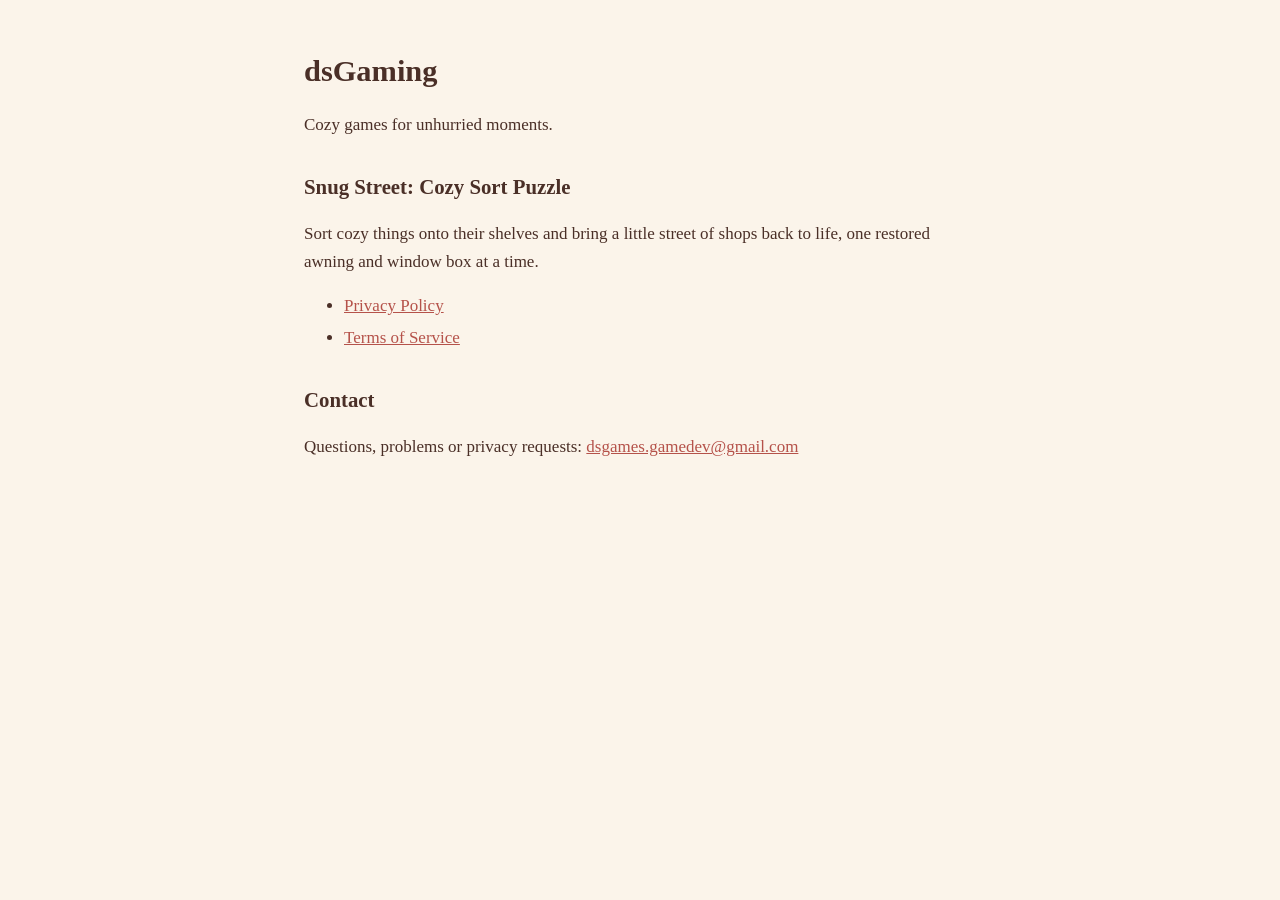
<file: index.html>
<!doctype html>
<html lang="en">
<head>
<meta charset="utf-8">
<meta name="viewport" content="width=device-width, initial-scale=1">
<title>dsGaming</title>
<link rel="stylesheet" href="style.css">
</head>
<body>
<main>
<h1>dsGaming</h1>
<p>Cozy games for unhurried moments.</p>

<h2>Snug Street: Cozy Sort Puzzle</h2>
<p>Sort cozy things onto their shelves and bring a little street of shops back to life, one restored awning and
window box at a time.</p>
<ul>
<li><a href="privacy.html">Privacy Policy</a></li>
<li><a href="terms.html">Terms of Service</a></li>
</ul>

<h2>Contact</h2>
<p>Questions, problems or privacy requests: <a href="mailto:dsgames.gamedev@gmail.com">dsgames.gamedev@gmail.com</a></p>
</main>
</body>
</html>
</file>
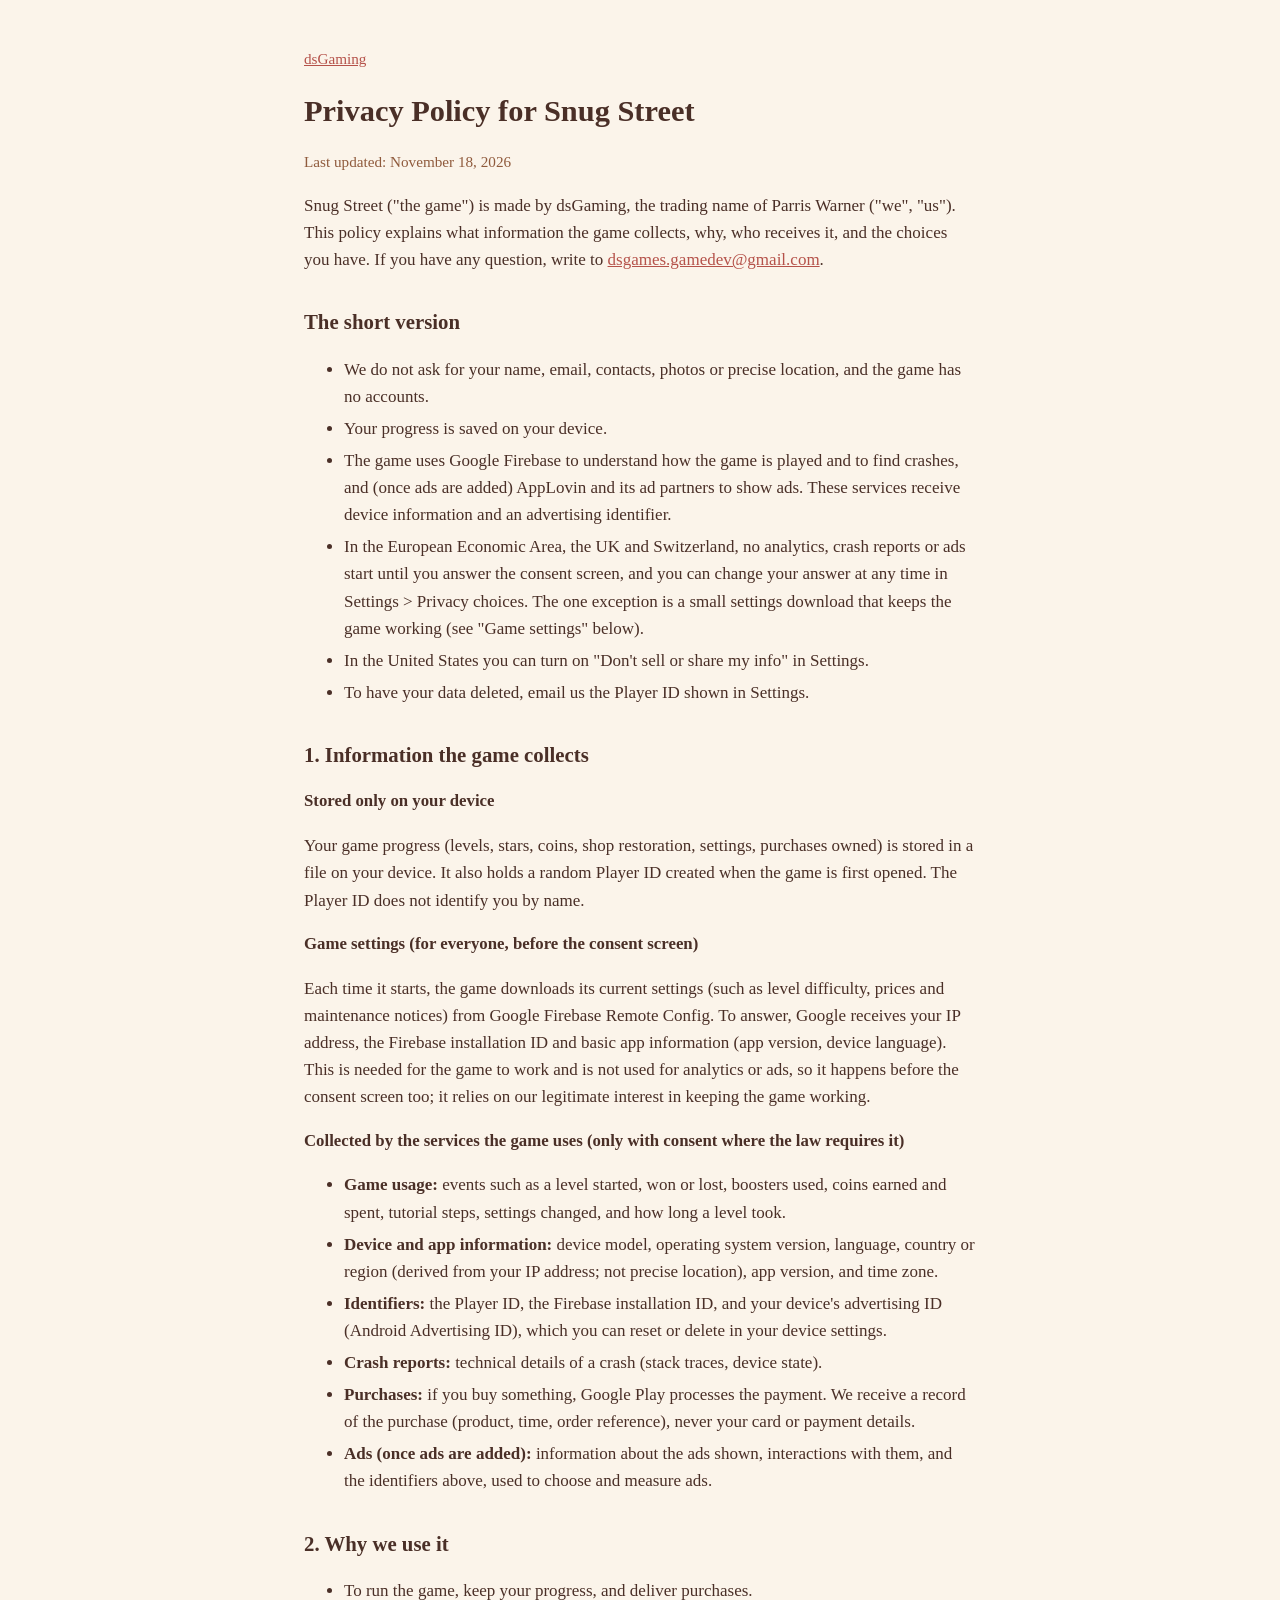
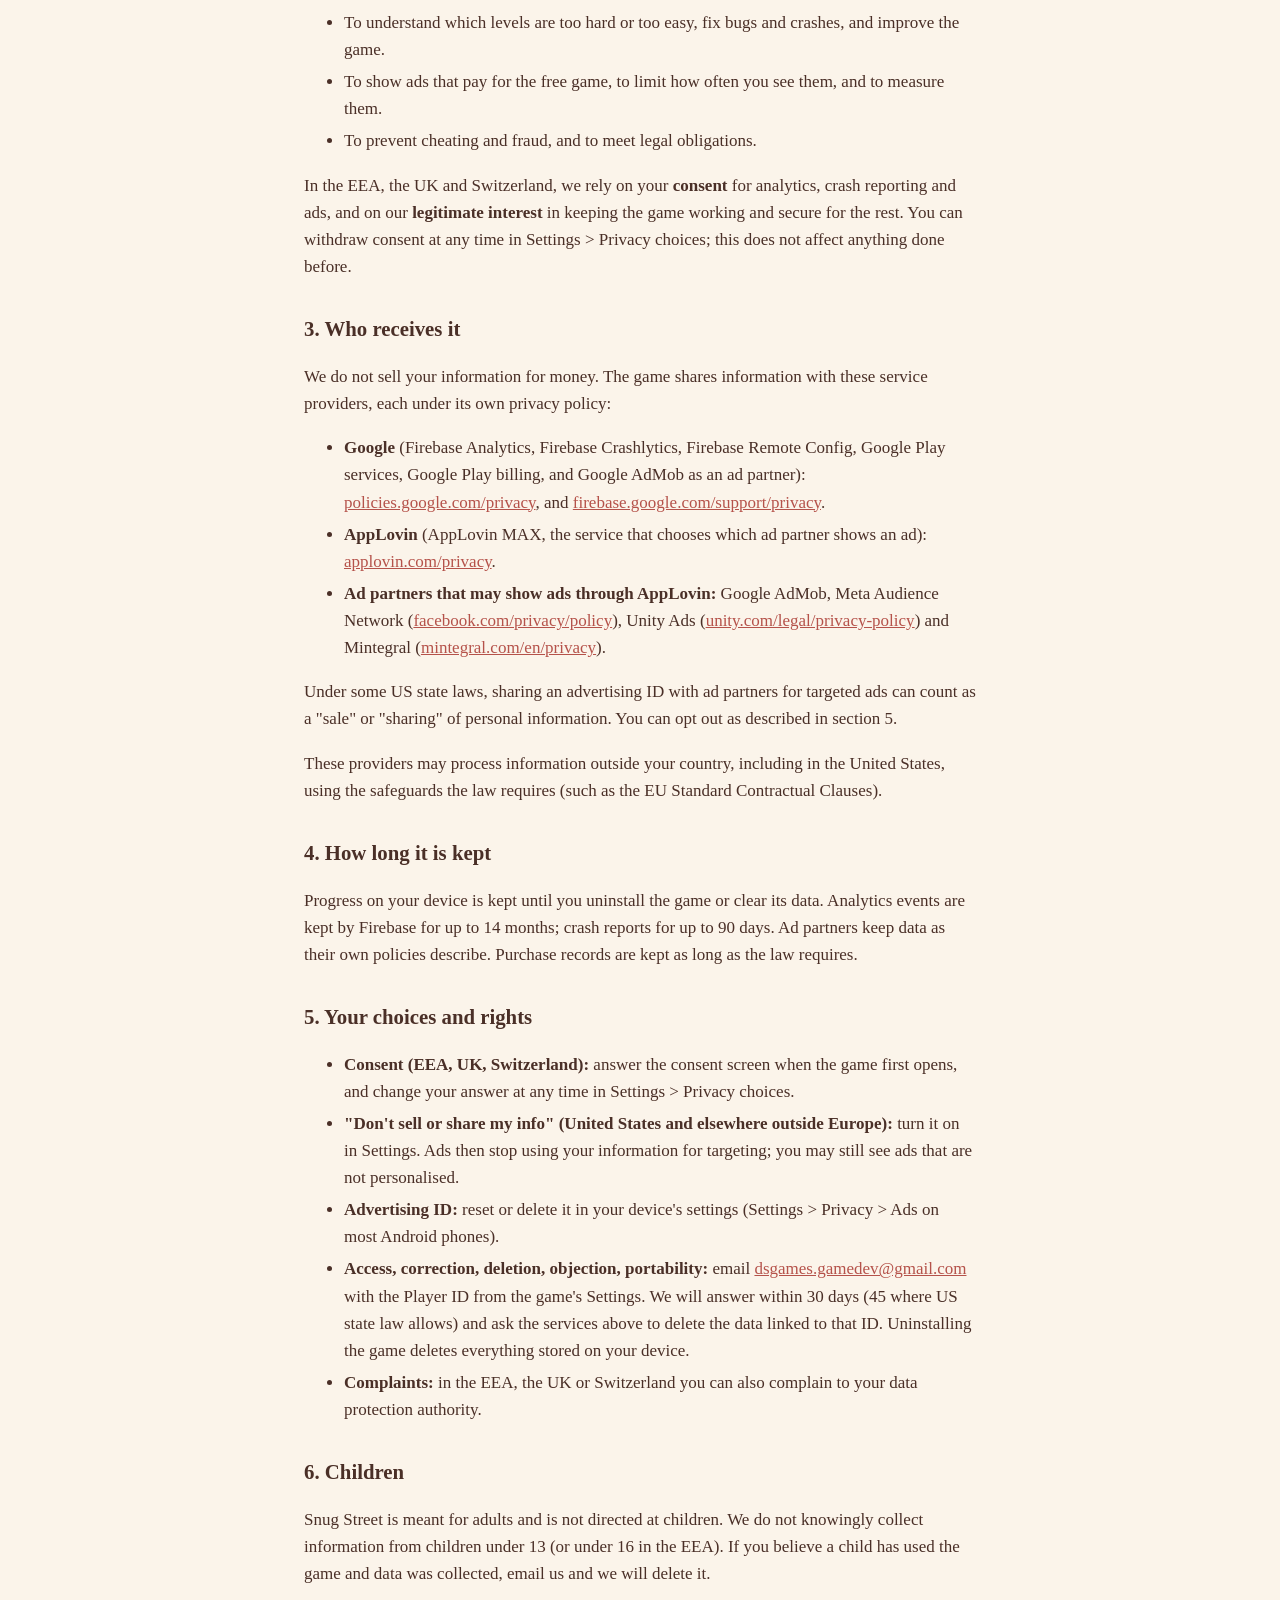
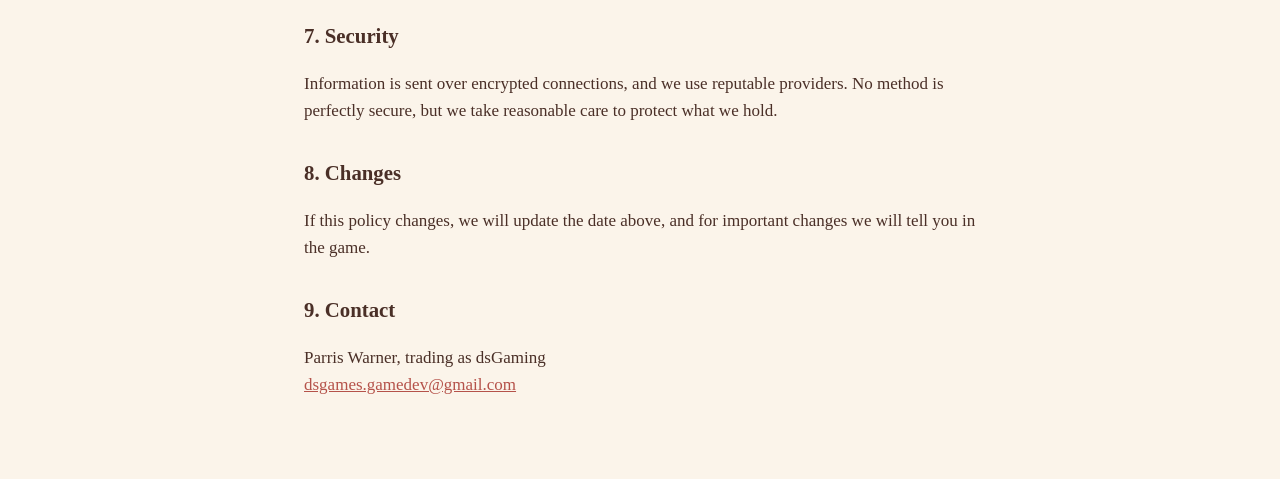
<file: privacy.html>
<!doctype html>
<html lang="en">
<head>
<meta charset="utf-8">
<meta name="viewport" content="width=device-width, initial-scale=1">
<title>Snug Street: Privacy Policy</title>
<link rel="stylesheet" href="style.css">
</head>
<body>
<main>
<p class="back"><a href="index.html">dsGaming</a></p>
<h1>Privacy Policy for Snug Street</h1>
<p class="meta">Last updated: November 18, 2026</p>

<p>Snug Street ("the game") is made by dsGaming, the trading name of Parris Warner ("we", "us"). This policy explains
what information the game collects, why, who receives it, and the choices you have. If you have any question, write to
<a href="mailto:dsgames.gamedev@gmail.com">dsgames.gamedev@gmail.com</a>.</p>

<h2>The short version</h2>
<ul>
<li>We do not ask for your name, email, contacts, photos or precise location, and the game has no accounts.</li>
<li>Your progress is saved on your device.</li>
<li>The game uses Google Firebase to understand how the game is played and to find crashes, and (once ads are
added) AppLovin and its ad partners to show ads. These services receive device information and an advertising
identifier.</li>
<li>In the European Economic Area, the UK and Switzerland, no analytics, crash reports or ads start until you answer
the consent screen, and you can change your answer at any time in Settings &gt; Privacy choices. The one exception is
a small settings download that keeps the game working (see "Game settings" below).</li>
<li>In the United States you can turn on "Don't sell or share my info" in Settings.</li>
<li>To have your data deleted, email us the Player ID shown in Settings.</li>
</ul>

<h2>1. Information the game collects</h2>
<h3>Stored only on your device</h3>
<p>Your game progress (levels, stars, coins, shop restoration, settings, purchases owned) is stored in a file on your
device. It also holds a random Player ID created when the game is first opened. The Player ID does not identify you
by name.</p>

<h3>Game settings (for everyone, before the consent screen)</h3>
<p>Each time it starts, the game downloads its current settings (such as level difficulty, prices and maintenance
notices) from Google Firebase Remote Config. To answer, Google receives your IP address, the Firebase installation ID
and basic app information (app version, device language). This is needed for the game to work and is not used for
analytics or ads, so it happens before the consent screen too; it relies on our legitimate interest in keeping the
game working.</p>

<h3>Collected by the services the game uses (only with consent where the law requires it)</h3>
<ul>
<li><strong>Game usage:</strong> events such as a level started, won or lost, boosters used, coins earned and spent,
tutorial steps, settings changed, and how long a level took.</li>
<li><strong>Device and app information:</strong> device model, operating system version, language, country or
region (derived from your IP address; not precise location), app version, and time zone.</li>
<li><strong>Identifiers:</strong> the Player ID, the Firebase installation ID, and your device's advertising ID
(Android Advertising ID), which you can reset or delete in your device settings.</li>
<li><strong>Crash reports:</strong> technical details of a crash (stack traces, device state).</li>
<li><strong>Purchases:</strong> if you buy something, Google Play processes the payment. We receive a record of the
purchase (product, time, order reference), never your card or payment details.</li>
<li><strong>Ads (once ads are added):</strong> information about the ads shown, interactions with them, and the
identifiers above, used to choose and measure ads.</li>
</ul>

<h2>2. Why we use it</h2>
<ul>
<li>To run the game, keep your progress, and deliver purchases.</li>
<li>To understand which levels are too hard or too easy, fix bugs and crashes, and improve the game.</li>
<li>To show ads that pay for the free game, to limit how often you see them, and to measure them.</li>
<li>To prevent cheating and fraud, and to meet legal obligations.</li>
</ul>
<p>In the EEA, the UK and Switzerland, we rely on your <strong>consent</strong> for analytics, crash reporting and ads,
and on our <strong>legitimate interest</strong> in keeping the game working and secure for the rest. You can withdraw
consent at any time in Settings &gt; Privacy choices; this does not affect anything done before.</p>

<h2>3. Who receives it</h2>
<p>We do not sell your information for money. The game shares information with these service providers, each under
its own privacy policy:</p>
<ul>
<li><strong>Google</strong> (Firebase Analytics, Firebase Crashlytics, Firebase Remote Config, Google Play services,
Google Play billing, and Google AdMob as an ad partner): <a href="https://policies.google.com/privacy">policies.google.com/privacy</a>,
and <a href="https://firebase.google.com/support/privacy">firebase.google.com/support/privacy</a>.</li>
<li><strong>AppLovin</strong> (AppLovin MAX, the service that chooses which ad partner shows an ad):
<a href="https://www.applovin.com/privacy/">applovin.com/privacy</a>.</li>
<li><strong>Ad partners that may show ads through AppLovin:</strong> Google AdMob, Meta Audience Network
(<a href="https://www.facebook.com/privacy/policy/">facebook.com/privacy/policy</a>), Unity Ads
(<a href="https://unity.com/legal/privacy-policy">unity.com/legal/privacy-policy</a>) and Mintegral
(<a href="https://www.mintegral.com/en/privacy">mintegral.com/en/privacy</a>).</li>
</ul>
<p>Under some US state laws, sharing an advertising ID with ad partners for targeted ads can count as a "sale" or
"sharing" of personal information. You can opt out as described in section 5.</p>
<p>These providers may process information outside your country, including in the United States, using the safeguards
the law requires (such as the EU Standard Contractual Clauses).</p>

<h2>4. How long it is kept</h2>
<p>Progress on your device is kept until you uninstall the game or clear its data. Analytics events are kept by
Firebase for up to 14 months; crash reports for up to 90 days. Ad partners keep data as their own policies describe.
Purchase records are kept as long as the law requires.</p>

<h2>5. Your choices and rights</h2>
<ul>
<li><strong>Consent (EEA, UK, Switzerland):</strong> answer the consent screen when the game first opens, and change
your answer at any time in Settings &gt; Privacy choices.</li>
<li><strong>"Don't sell or share my info" (United States and elsewhere outside Europe):</strong> turn it on in
Settings. Ads then stop using your information for targeting; you may still see ads that are not personalised.</li>
<li><strong>Advertising ID:</strong> reset or delete it in your device's settings (Settings &gt; Privacy &gt; Ads on
most Android phones).</li>
<li><strong>Access, correction, deletion, objection, portability:</strong> email
<a href="mailto:dsgames.gamedev@gmail.com">dsgames.gamedev@gmail.com</a> with the Player ID from the game's Settings. We will answer
within 30 days (45 where US state law allows) and ask the services above to delete the data linked to that ID.
Uninstalling the game deletes everything stored on your device.</li>
<li><strong>Complaints:</strong> in the EEA, the UK or Switzerland you can also complain to your data protection
authority.</li>
</ul>

<h2>6. Children</h2>
<p>Snug Street is meant for adults and is not directed at children. We do not knowingly collect information from
children under 13 (or under 16 in the EEA). If you believe a child has used the game and data was collected, email us
and we will delete it.</p>

<h2>7. Security</h2>
<p>Information is sent over encrypted connections, and we use reputable providers. No method is perfectly secure, but
we take reasonable care to protect what we hold.</p>

<h2>8. Changes</h2>
<p>If this policy changes, we will update the date above, and for important changes we will tell you in the game.</p>

<h2>9. Contact</h2>
<p>Parris Warner, trading as dsGaming<br>
<a href="mailto:dsgames.gamedev@gmail.com">dsgames.gamedev@gmail.com</a></p>
</main>
</body>
</html>
</file>
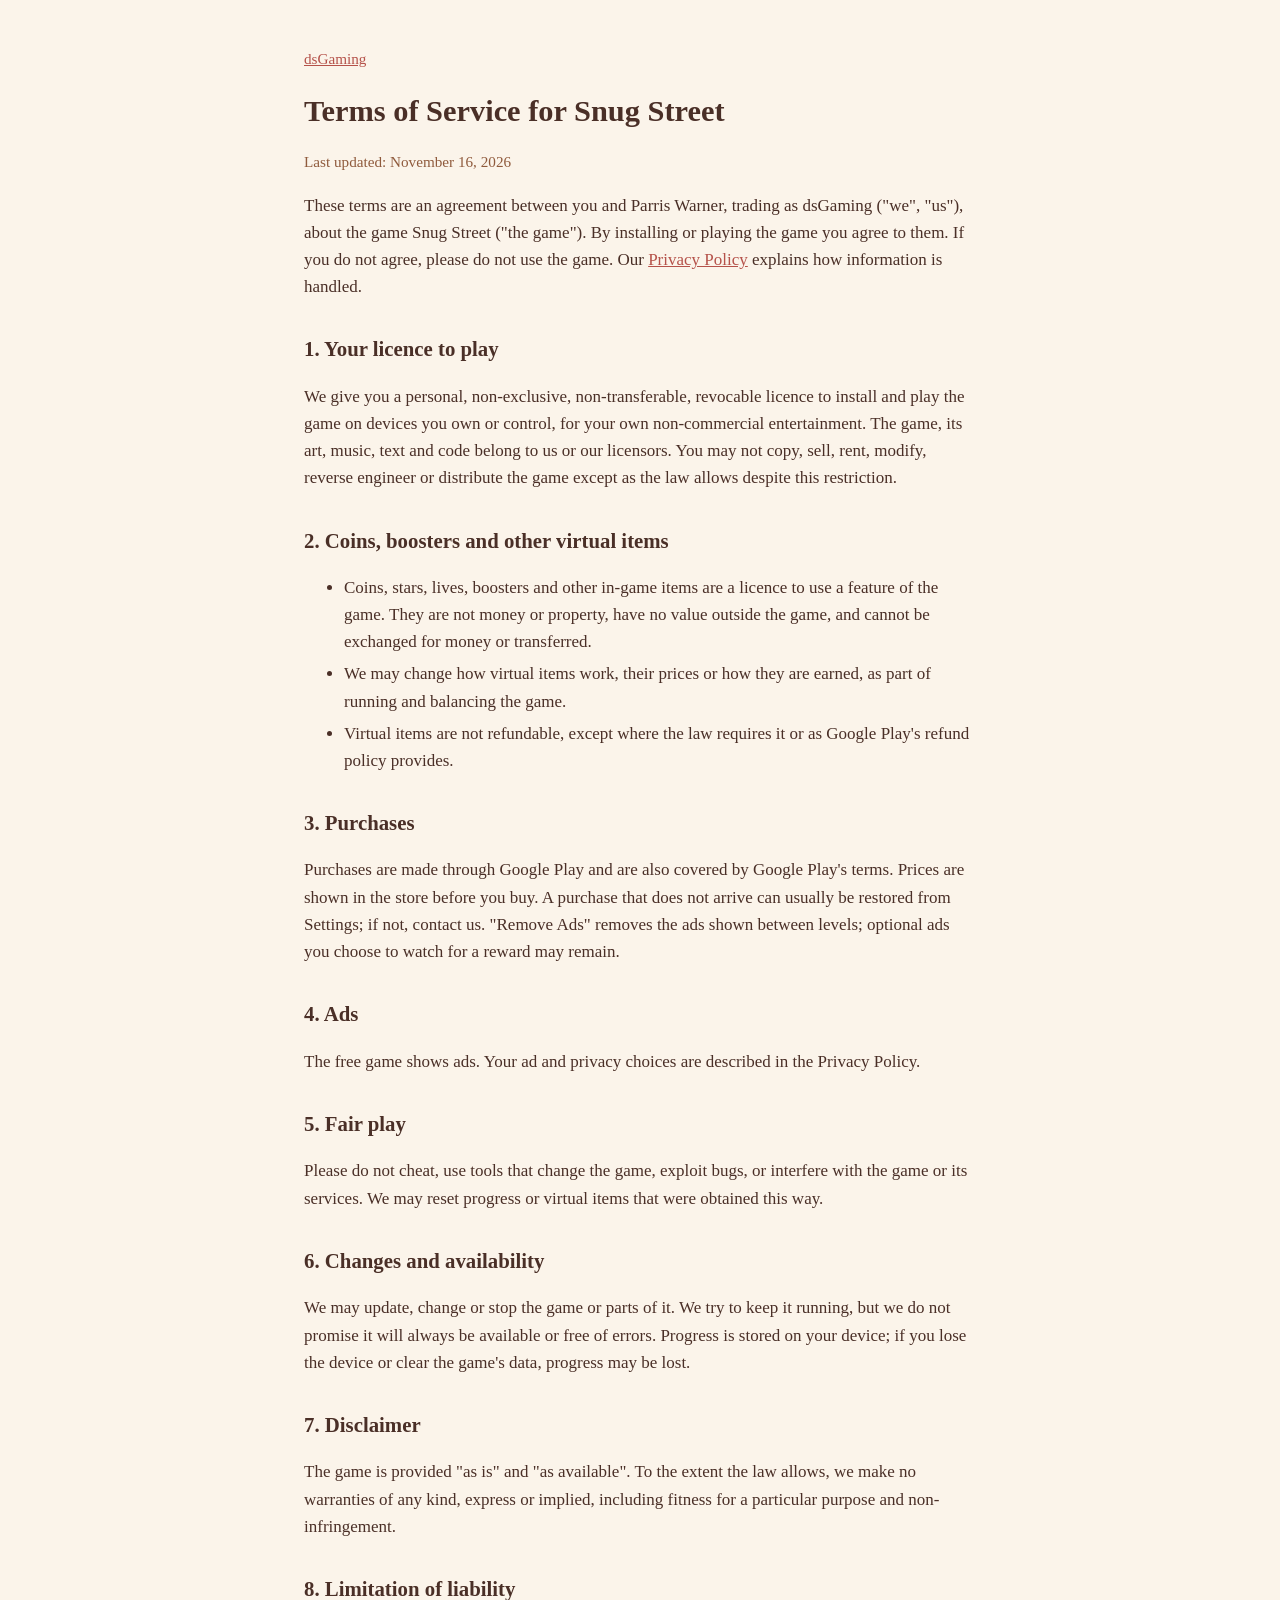
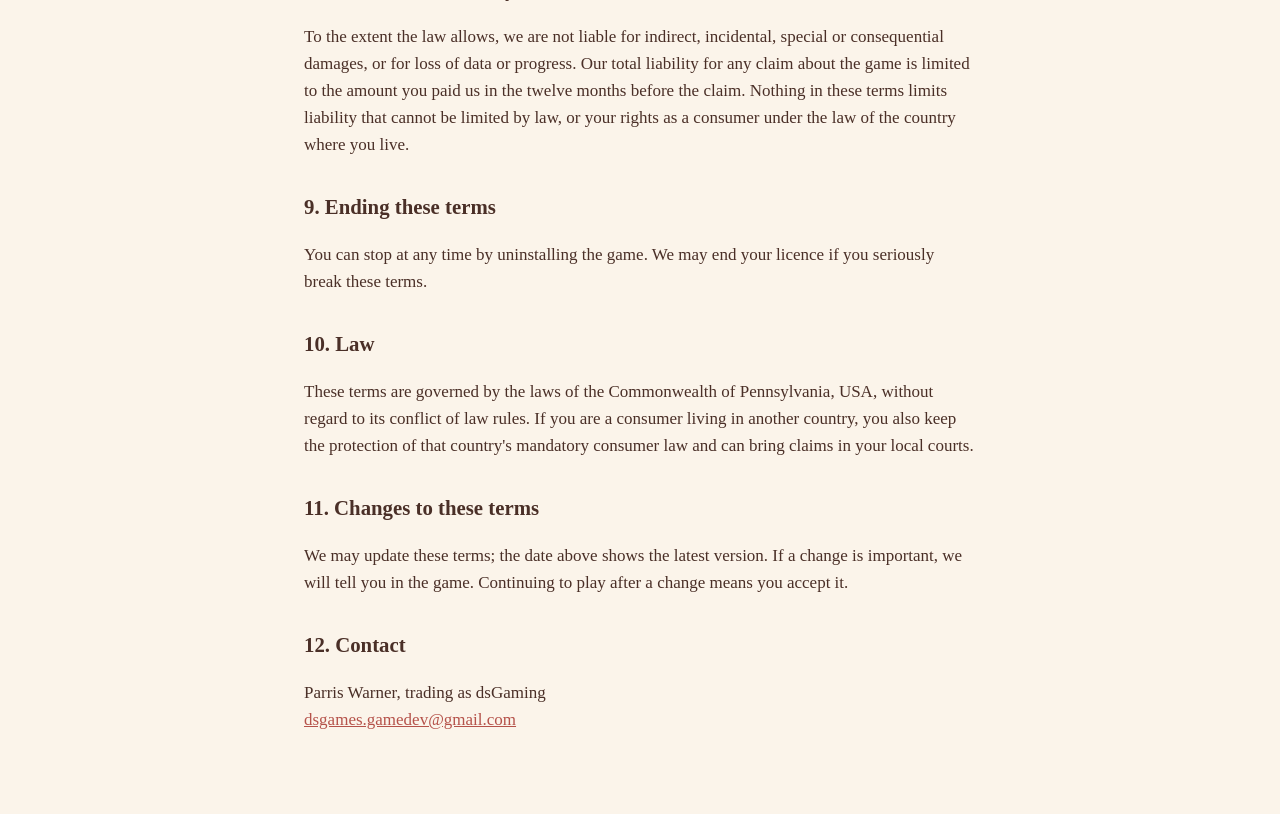
<file: terms.html>
<!doctype html>
<html lang="en">
<head>
<meta charset="utf-8">
<meta name="viewport" content="width=device-width, initial-scale=1">
<title>Snug Street: Terms of Service</title>
<link rel="stylesheet" href="style.css">
</head>
<body>
<main>
<p class="back"><a href="index.html">dsGaming</a></p>
<h1>Terms of Service for Snug Street</h1>
<p class="meta">Last updated: November 16, 2026</p>

<p>These terms are an agreement between you and Parris Warner, trading as dsGaming ("we", "us"), about the game
Snug Street ("the game"). By installing or playing the game you agree to them. If you do not agree, please do not use
the game. Our <a href="privacy.html">Privacy Policy</a> explains how information is handled.</p>

<h2>1. Your licence to play</h2>
<p>We give you a personal, non-exclusive, non-transferable, revocable licence to install and play the game on devices
you own or control, for your own non-commercial entertainment. The game, its art, music, text and code belong to us or
our licensors. You may not copy, sell, rent, modify, reverse engineer or distribute the game except as the law allows
despite this restriction.</p>

<h2>2. Coins, boosters and other virtual items</h2>
<ul>
<li>Coins, stars, lives, boosters and other in-game items are a licence to use a feature of the game. They are not
money or property, have no value outside the game, and cannot be exchanged for money or transferred.</li>
<li>We may change how virtual items work, their prices or how they are earned, as part of running and balancing the
game.</li>
<li>Virtual items are not refundable, except where the law requires it or as Google Play's refund policy provides.</li>
</ul>

<h2>3. Purchases</h2>
<p>Purchases are made through Google Play and are also covered by Google Play's terms. Prices are shown in the store
before you buy. A purchase that does not arrive can usually be restored from Settings; if not, contact us. "Remove
Ads" removes the ads shown between levels; optional ads you choose to watch for a reward may remain.</p>

<h2>4. Ads</h2>
<p>The free game shows ads. Your ad and privacy choices are described in the Privacy Policy.</p>

<h2>5. Fair play</h2>
<p>Please do not cheat, use tools that change the game, exploit bugs, or interfere with the game or its services. We
may reset progress or virtual items that were obtained this way.</p>

<h2>6. Changes and availability</h2>
<p>We may update, change or stop the game or parts of it. We try to keep it running, but we do not promise it will
always be available or free of errors. Progress is stored on your device; if you lose the device or clear the game's
data, progress may be lost.</p>

<h2>7. Disclaimer</h2>
<p>The game is provided "as is" and "as available". To the extent the law allows, we make no warranties of any kind,
express or implied, including fitness for a particular purpose and non-infringement.</p>

<h2>8. Limitation of liability</h2>
<p>To the extent the law allows, we are not liable for indirect, incidental, special or consequential damages, or for
loss of data or progress. Our total liability for any claim about the game is limited to the amount you paid us in the
twelve months before the claim. Nothing in these terms limits liability that cannot be limited by law, or your rights
as a consumer under the law of the country where you live.</p>

<h2>9. Ending these terms</h2>
<p>You can stop at any time by uninstalling the game. We may end your licence if you seriously break these terms.</p>

<h2>10. Law</h2>
<p>These terms are governed by the laws of the Commonwealth of Pennsylvania, USA, without regard to its conflict of
law rules. If you are a consumer living in another country, you also keep the protection of that country's mandatory
consumer law and can bring claims in your local courts.</p>

<h2>11. Changes to these terms</h2>
<p>We may update these terms; the date above shows the latest version. If a change is important, we will tell you in
the game. Continuing to play after a change means you accept it.</p>

<h2>12. Contact</h2>
<p>Parris Warner, trading as dsGaming<br>
<a href="mailto:dsgames.gamedev@gmail.com">dsgames.gamedev@gmail.com</a></p>
</main>
</body>
</html>
</file>
<file: style.css>
:root { --bg: #fbf4ea; --ink: #4a2f27; --soft: #8f5a3c; --link: #b5524a; }
@media (prefers-color-scheme: dark) { :root { --bg: #2b211d; --ink: #f3e6d6; --soft: #d6b393; --link: #f0a08f; } }
html { background: var(--bg); }
body { margin: 0; color: var(--ink); font: 17px/1.6 Georgia, "Times New Roman", serif; }
main { max-width: 42rem; margin: 0 auto; padding: 2rem 16px 4rem; }
h1 { font-size: 1.9rem; line-height: 1.25; }
h2 { font-size: 1.3rem; margin-top: 2rem; }
h3 { font-size: 1.05rem; }
a { color: var(--link); }
.meta, .back { color: var(--soft); font-size: 0.95rem; }
li { margin: 0.3rem 0; }
</file>
